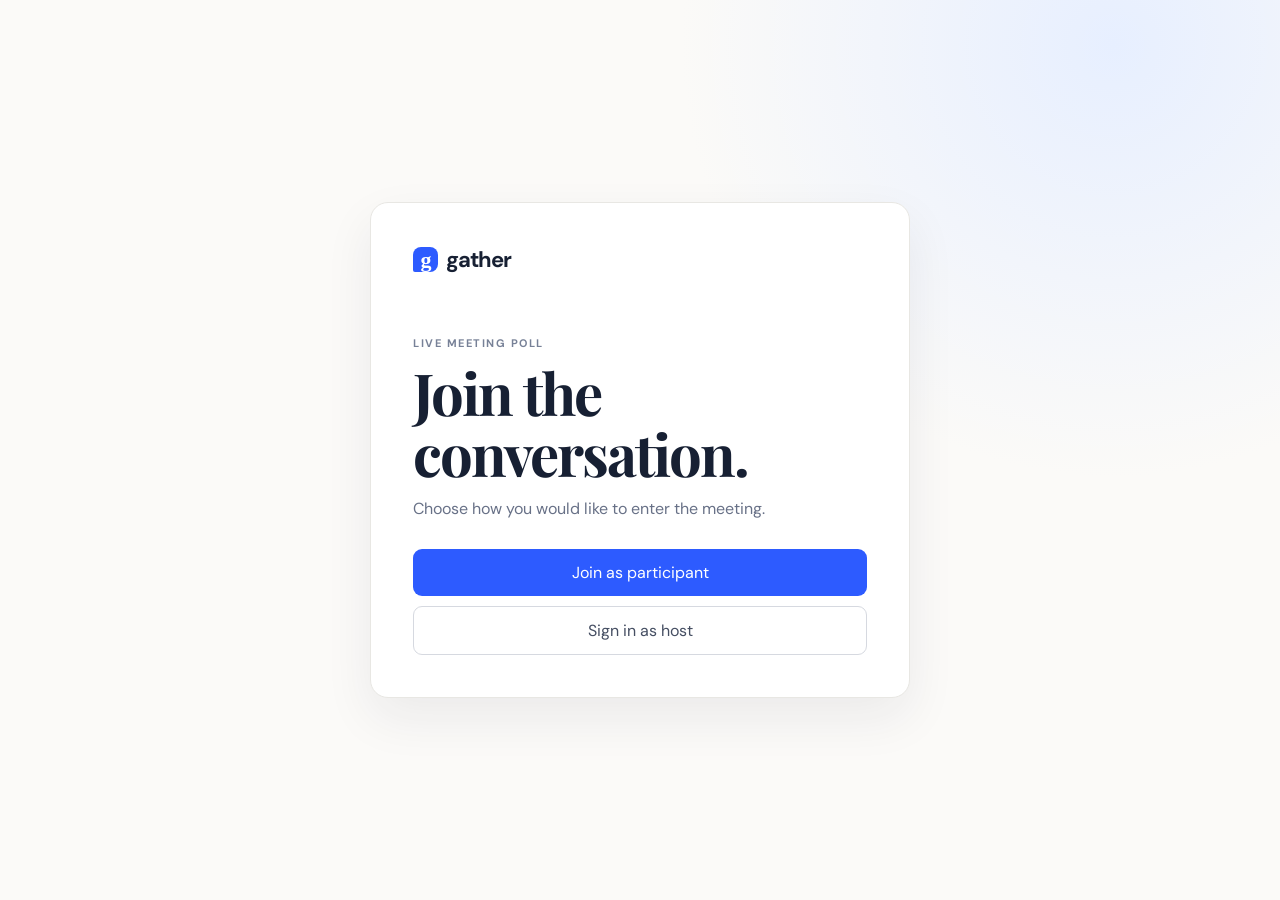
<file: index.html>
<!doctype html>
<html lang="en">
  <head>
    <meta charset="UTF-8" />
    <meta name="viewport" content="width=device-width, initial-scale=1.0" />
    <meta name="theme-color" content="#101828" />
    <title>Gather · Live Meeting Poll</title>
    <link rel="preconnect" href="https://fonts.googleapis.com" />
    <link rel="preconnect" href="https://fonts.gstatic.com" crossorigin />
    <link href="https://fonts.googleapis.com/css2?family=DM+Sans:wght@400;500;600;700&family=Playfair+Display:wght@600&display=swap" rel="stylesheet" />
    <link rel="stylesheet" href="styles.css" />
  </head>
  <body>
    <main class="app-shell">
      <section class="home-screen">
        <div class="home-card">
          <a class="brand" href="index.html"><span class="brand-mark">g</span>gather</a>
          <p class="eyebrow">LIVE MEETING POLL</p>
          <h1>Join the conversation.</h1>
          <p>Choose how you would like to enter the meeting.</p>
          <div class="home-actions">
            <a class="join-button" href="participant.html">Join as participant</a>
            <a class="host-home-button" href="host.html">Sign in as host</a>
          </div>
        </div>
      </section>
    </main>
  </body>
</html>
</file>
<file: styles.css>
:root { --ink:#172033; --muted:#687187; --paper:#fbfaf8; --line:#e8e7e3; --blue:#2d5bff; --soft-blue:#eaf0ff; --mint:#d9f4e6; }
* { box-sizing:border-box; } body { margin:0; min-height:100vh; color:var(--ink); background:radial-gradient(circle at 87% 5%, #e7efff 0, transparent 27rem), var(--paper); font-family:"DM Sans",sans-serif; }
.app-shell { max-width:1160px; min-height:100vh; margin:auto; padding:0 36px; display:flex; flex-direction:column; }
.home-screen{min-height:100vh;display:grid;place-items:center}.home-card{width:min(100%,540px);padding:42px;border:1px solid var(--line);border-radius:18px;background:#fff;box-shadow:0 20px 50px #17203312}.home-card .brand{margin-bottom:62px}.home-card h1{font-family:"Playfair Display",Georgia,serif;font-size:clamp(38px,6vw,58px);letter-spacing:-2px;line-height:1.05;margin:0 0 15px}.home-card>p:not(.eyebrow){color:var(--muted);margin:0 0 30px}.home-actions{display:grid;gap:10px}.join-button,.host-home-button{display:block;text-align:center;text-decoration:none;border-radius:9px;padding:13px 15px;font:600 14px inherit;cursor:pointer}.join-button{border:0;background:var(--blue);color:#fff}.host-home-button{border:1px solid #d6d9e0;background:#fff;color:#454e62}
.answer-feedback{font-size:13px;font-weight:600;margin:0 0 12px;color:#1b8a58}.answer-feedback.incorrect{color:#bd3e48}
.topbar { height:72px; border-bottom:1px solid var(--line); display:flex; align-items:center; gap:20px; } .brand { color:var(--ink); text-decoration:none; font-size:22px; font-weight:700; letter-spacing:-1px; display:flex; align-items:center; gap:8px; } .brand-mark { display:grid; place-items:center; width:25px; height:25px; color:white; font-family:Georgia,serif; font-size:22px; background:var(--blue); border-radius:8px 8px 8px 2px; }
.meeting-status { color:var(--muted); font-size:13px; margin-right:auto; display:flex; align-items:center; gap:8px; }.live-dot { background:#28b674; width:8px;height:8px;border-radius:50%;box-shadow:0 0 0 4px #d8f6e8; }.host-actions{display:flex;gap:8px}.host-trigger,.reset-mini,.toggle-results,.change-round,.reveal-answer { border:1px solid #d6d9e0; background:#fff; border-radius:8px; padding:8px 10px; color:#454e62; font:600 12px inherit; cursor:pointer; }.host-trigger:hover,.reset-mini:not(:disabled):hover,.toggle-results:hover,.change-round:hover,.reveal-answer:hover { border-color:#9fa9c0; }.reset-mini:not(:disabled){background:var(--blue);border-color:var(--blue);color:#fff}.reset-mini:disabled{cursor:not-allowed;color:#a7adba;background:#f2f3f5;border-color:#e1e3e7}
.meeting { flex:1; padding:55px 0 32px; }.eyebrow,.ballot-label { color:#778197; font-size:11px; font-weight:700; letter-spacing:1.5px; margin:0 0 12px; }.meeting h1 { font-family:"Playfair Display", Georgia, serif; font-size:clamp(32px,4.5vw,48px); letter-spacing:-1.8px; line-height:1.08; margin:0 0 30px; }.content-grid { display:grid; grid-template-columns:1.05fr .95fr; gap:28px; align-items:start; }.ballot { padding:5px 0; }.ballot-heading{display:flex;justify-content:space-between;align-items:flex-start}.ballot-heading #elapsed-timer{font-size:12px;color:#69748b;font-variant-numeric:tabular-nums}.options { display:grid; gap:9px; }.option { height:60px; display:flex; align-items:center; gap:16px; width:100%; background:#fff; border:1px solid #dedfe4; border-radius:11px; padding:0 17px; font:inherit; color:var(--ink); text-align:left; cursor:pointer; transition:.17s ease; }.option:hover { transform:translateX(4px); border-color:#8297f9; }.option.selected { color:#1645dc; border-color:var(--blue); background:var(--soft-blue); box-shadow:0 2px 0 #bed0ff; }.option span { display:grid; place-items:center; height:32px; width:32px; border-radius:8px; background:#f1f2f5; font-weight:700; }.option.selected span { background:var(--blue); color:#fff; }.option b { font-size:15px; }.option i { font-style:normal; font-size:12px; color:#9299a9; margin-left:auto; }.selection-message { min-height:18px; color:#778197; font-size:13px; margin:12px 0; }.host-editor{border:1px solid #cad5fb;background:#f6f8ff;border-radius:10px;padding:15px;margin:14px 0}.host-editor label{display:block;font-size:12px;color:var(--muted);margin-bottom:7px}.host-editor textarea{resize:vertical;width:100%;min-height:132px;border:1px solid #cdd3e2;border-radius:7px;padding:10px;font:13px/1.45 "DM Sans",sans-serif;color:var(--ink)}.host-editor .form-error{margin:5px 0!important}.host-editor button{background:var(--blue);color:#fff;border:0;border-radius:7px;padding:9px 11px;font:600 12px inherit;cursor:pointer}.round-panel{border-top:1px solid var(--line);padding-top:17px;margin-top:14px}.round-row{display:flex;align-items:baseline}.round-row span{font-size:19px;font-weight:600;color:#35405a}.results-hidden-message{margin:44px 0;color:#c7d0e7;font-size:14px;line-height:1.5}
.results-card { border-radius:16px; padding:29px; background:#172033; color:white; box-shadow:0 16px 36px #18203a18; }.results-heading { display:flex; justify-content:space-between; align-items:flex-start; margin-bottom:32px; }.results-card .ballot-label { color:#aeb9d5; margin-bottom:8px; }.results-card h2 { font-size:21px; letter-spacing:-.7px; margin:0; }.participant-count { font-size:12px; padding:7px 9px; border-radius:99px; background:#26324c; color:#c7d0e7; }.bars { display:grid; gap:19px; }.bar-row { display:grid; grid-template-columns:28px 1fr 38px; gap:10px; align-items:center; font-size:13px; color:#d6dcec; }.track { height:9px; overflow:hidden; border-radius:99px; background:#2c3853; }.fill { height:100%; min-width:0; border-radius:99px; background:#83a5ff; transition:width .35s ease; }.bar-row:nth-child(2) .fill { background:#8fe4c0; }.bar-row:nth-child(3) .fill { background:#f3c778; }.bar-row:nth-child(4) .fill { background:#ce9fff; }.bar-count { text-align:right; color:#aeb9d5; }.results-note { color:#aeb9d5; font-size:13px; margin:31px 0 0; }
footer { border-top:1px solid var(--line); padding:20px 0 26px; display:flex; justify-content:space-between; color:#8b93a2; font-size:12px; }.host-dialog { border:0; padding:0; max-width:420px; width:calc(100% - 32px); border-radius:16px; box-shadow:0 24px 72px #10182855; }.host-dialog::backdrop { background:#1018288a; backdrop-filter:blur(3px); }.dialog-content { padding:30px; position:relative; }.dialog-content h2 { letter-spacing:-.8px; margin:0 0 10px; }.dialog-content p:not(.eyebrow):not(.form-error) { color:var(--muted); line-height:1.5; font-size:14px; margin-bottom:25px; }.dialog-content label { display:block; font-size:13px; font-weight:700; margin-bottom:8px; }.dialog-content input { width:100%; border:1px solid #d8dbe2; border-radius:9px; padding:12px; font:inherit; outline-color:var(--blue); }.close { position:absolute; right:15px; top:13px; border:0; background:none; font-size:25px; color:#6f7788; cursor:pointer; }.form-error { color:#d33838; font-size:13px; min-height:19px; margin:8px 0!important; }.reset-button { background:var(--blue); color:#fff; border:0; border-radius:9px; width:100%; padding:13px; font:700 14px inherit; cursor:pointer; }.reset-button:hover { background:#1b49e8; }
@media (max-width:720px) { .app-shell{padding:0 20px}.topbar{height:72px}.meeting-status{display:none}.host-actions{margin-left:auto}.meeting{padding:42px 0 28px}.content-grid{grid-template-columns:1fr;gap:25px}.option i{display:none}.results-card{padding:24px} }
</file>
